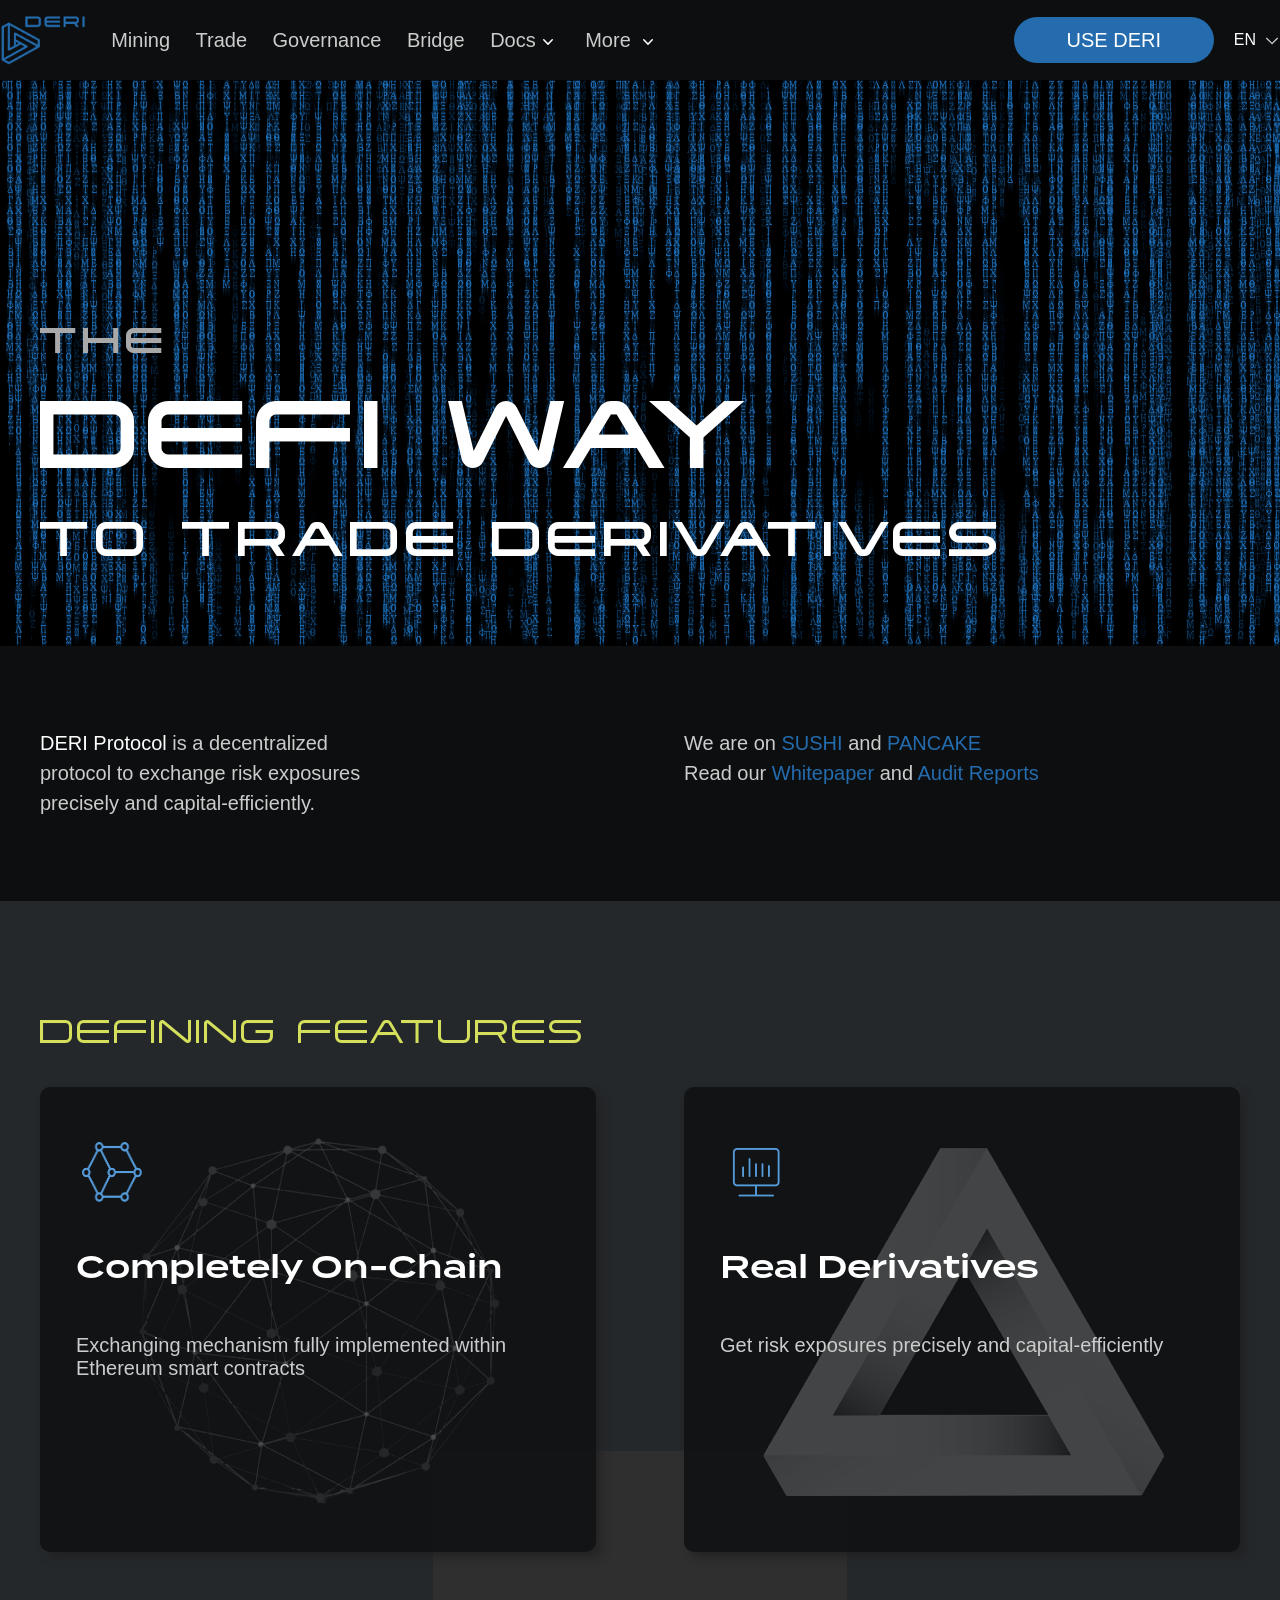
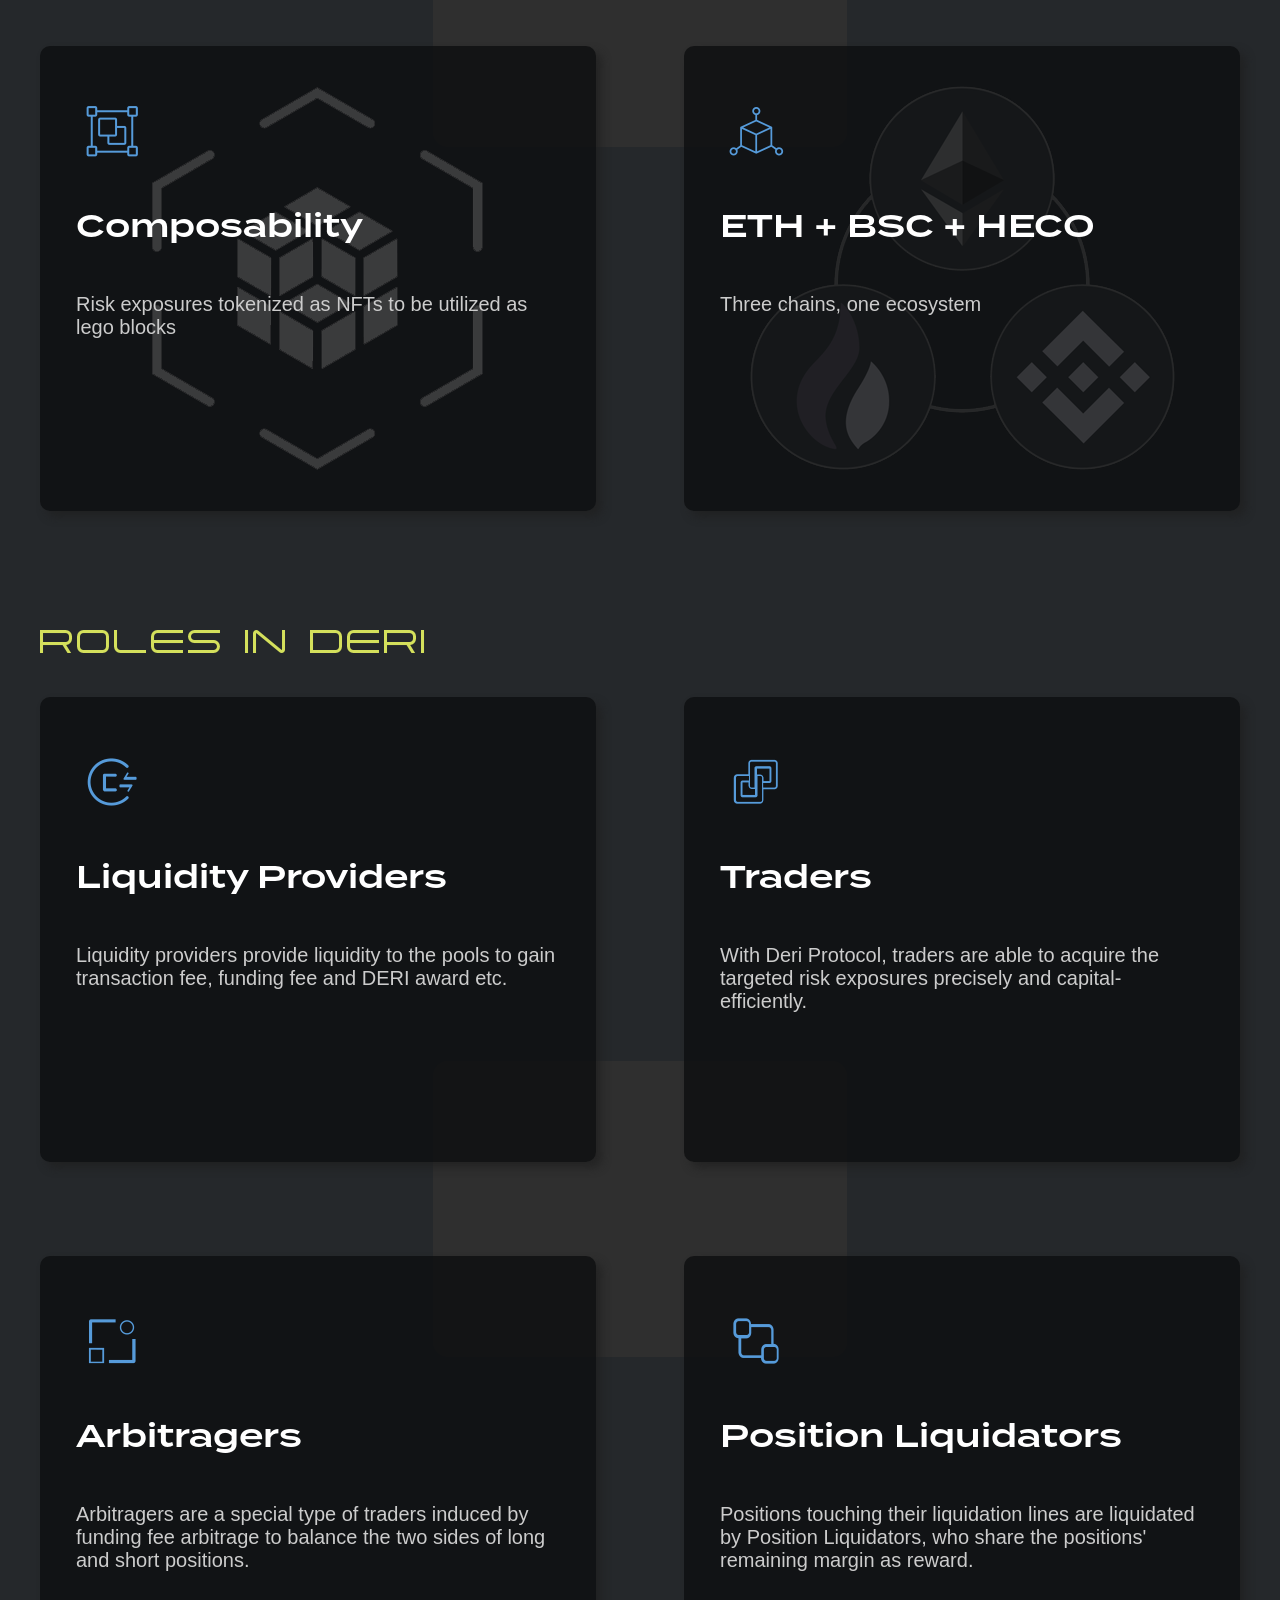
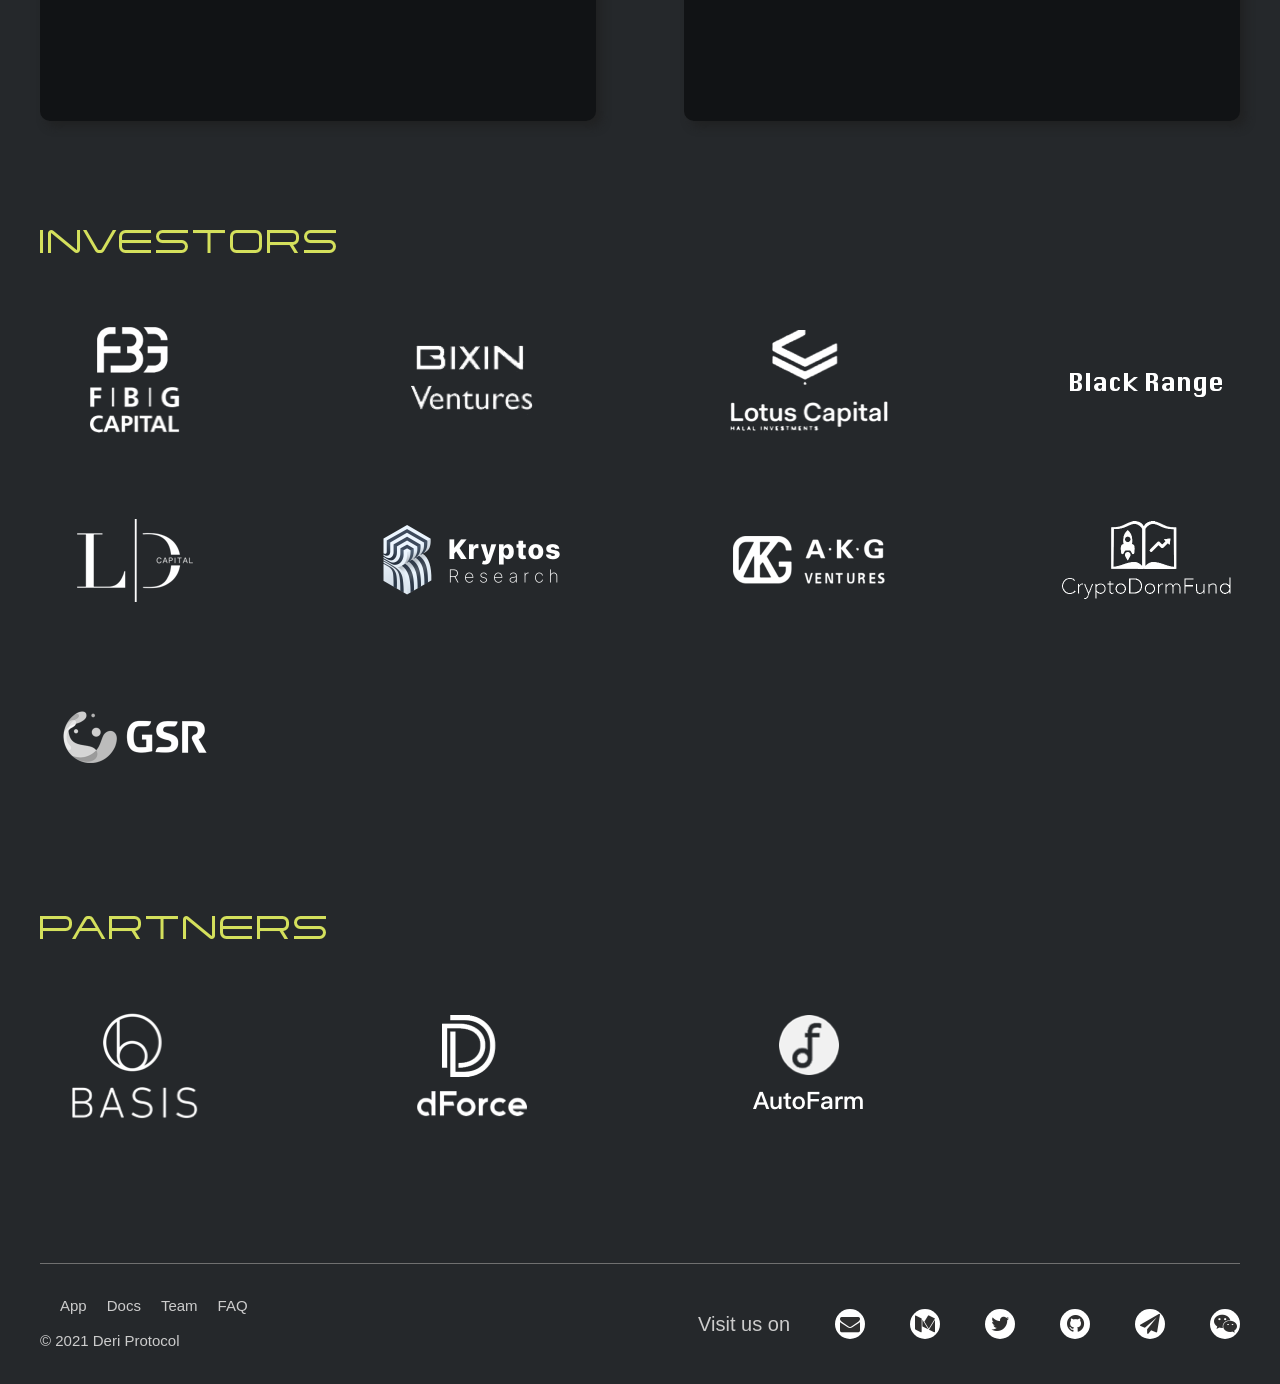
<file: index.html>
<!doctype html><html lang="en"><head><meta charset="utf-8"/><meta name="viewport" content="width=device-width,initial-scale=1"><script type="text/javascript" src="/charting_library/charting_library.standalone.js"></script><script type="text/javascript" src="/datafeeds/udf/dist/polyfills.js"></script><script type="text/javascript" src="/datafeeds/udf/dist/bundle.js"></script><title>deri</title><link rel="icon" href="favicon.ico" type="image/x-icon"><link href="/static/css/10.a747e6f3.chunk.css" rel="stylesheet"><link href="/static/css/main.27c40fbb.chunk.css" rel="stylesheet"></head><body><div id="root"></div><script>!function(e){function t(t){for(var n,a,f=t[0],d=t[1],u=t[2],i=0,s=[];i<f.length;i++)a=f[i],Object.prototype.hasOwnProperty.call(c,a)&&c[a]&&s.push(c[a][0]),c[a]=0;for(n in d)Object.prototype.hasOwnProperty.call(d,n)&&(e[n]=d[n]);for(l&&l(t);s.length;)s.shift()();return o.push.apply(o,u||[]),r()}function r(){for(var e,t=0;t<o.length;t++){for(var r=o[t],n=!0,a=1;a<r.length;a++){var d=r[a];0!==c[d]&&(n=!1)}n&&(o.splice(t--,1),e=f(f.s=r[0]))}return e}var n={},a={9:0},c={9:0},o=[];function f(t){if(n[t])return n[t].exports;var r=n[t]={i:t,l:!1,exports:{}};return e[t].call(r.exports,r,r.exports,f),r.l=!0,r.exports}f.e=function(e){var t=[];a[e]?t.push(a[e]):0!==a[e]&&{2:1,3:1,4:1,6:1,7:1,11:1,12:1,13:1,14:1,15:1,16:1,17:1,18:1,19:1,20:1,21:1,22:1,23:1,24:1,25:1,26:1,27:1,28:1,29:1,30:1,31:1,32:1,33:1,34:1,35:1,36:1,37:1,38:1,39:1,40:1,41:1}[e]&&t.push(a[e]=new Promise((function(t,r){for(var n="static/css/"+({}[e]||e)+"."+{0:"31d6cfe0",1:"31d6cfe0",2:"f91f07f8",3:"7fe95f8e",4:"c16af392",5:"31d6cfe0",6:"4910d928",7:"10efa26b",11:"53f72e43",12:"b58f2024",13:"2e40f974",14:"23dc86f2",15:"c49d0231",16:"581b73c3",17:"e471516d",18:"e90fbecd",19:"4bf8fd5c",20:"66228d34",21:"6a11b9af",22:"25d0d7b4",23:"4e02c9bf",24:"f08d613a",25:"16533563",26:"dd6dedd5",27:"80318da0",28:"a96cc8d0",29:"d7bdef07",30:"e066b402",31:"ae7d4d19",32:"04ad15d8",33:"b833a2dc",34:"264f6354",35:"d4af7afd",36:"5007d8e1",37:"992653ff",38:"89ad8760",39:"1fb8b219",40:"d7ea5d39",41:"52509076"}[e]+".chunk.css",c=f.p+n,o=document.getElementsByTagName("link"),d=0;d<o.length;d++){var u=(l=o[d]).getAttribute("data-href")||l.getAttribute("href");if("stylesheet"===l.rel&&(u===n||u===c))return t()}var i=document.getElementsByTagName("style");for(d=0;d<i.length;d++){var l;if((u=(l=i[d]).getAttribute("data-href"))===n||u===c)return t()}var s=document.createElement("link");s.rel="stylesheet",s.type="text/css",s.onload=t,s.onerror=function(t){var n=t&&t.target&&t.target.src||c,o=new Error("Loading CSS chunk "+e+" failed.\n("+n+")");o.code="CSS_CHUNK_LOAD_FAILED",o.request=n,delete a[e],s.parentNode.removeChild(s),r(o)},s.href=c,document.getElementsByTagName("head")[0].appendChild(s)})).then((function(){a[e]=0})));var r=c[e];if(0!==r)if(r)t.push(r[2]);else{var n=new Promise((function(t,n){r=c[e]=[t,n]}));t.push(r[2]=n);var o,d=document.createElement("script");d.charset="utf-8",d.timeout=120,f.nc&&d.setAttribute("nonce",f.nc),d.src=function(e){return f.p+"static/js/"+({}[e]||e)+"."+{0:"9ba20a87",1:"af44b64c",2:"969053c8",3:"fae72f50",4:"ddbbc975",5:"bdfdea52",6:"016d38d7",7:"266b4b64",11:"16e43027",12:"8048e0dc",13:"2bc952d4",14:"73b025a7",15:"405fe01f",16:"369d03d2",17:"55e8ea24",18:"3c8716ba",19:"c003f829",20:"e673bb4e",21:"0691c41c",22:"3a6746df",23:"1f49dd88",24:"c1c3ec86",25:"a7939544",26:"7c860fcf",27:"3f15240c",28:"4f882636",29:"1fc9742b",30:"407034b4",31:"43ecf25e",32:"18e57184",33:"07aa717b",34:"2e14f532",35:"4127b424",36:"4559a373",37:"4ab6c6dc",38:"5b3e648e",39:"c43f068c",40:"c0c82a1c",41:"1f68108c"}[e]+".chunk.js"}(e);var u=new Error;o=function(t){d.onerror=d.onload=null,clearTimeout(i);var r=c[e];if(0!==r){if(r){var n=t&&("load"===t.type?"missing":t.type),a=t&&t.target&&t.target.src;u.message="Loading chunk "+e+" failed.\n("+n+": "+a+")",u.name="ChunkLoadError",u.type=n,u.request=a,r[1](u)}c[e]=void 0}};var i=setTimeout((function(){o({type:"timeout",target:d})}),12e4);d.onerror=d.onload=o,document.head.appendChild(d)}return Promise.all(t)},f.m=e,f.c=n,f.d=function(e,t,r){f.o(e,t)||Object.defineProperty(e,t,{enumerable:!0,get:r})},f.r=function(e){"undefined"!=typeof Symbol&&Symbol.toStringTag&&Object.defineProperty(e,Symbol.toStringTag,{value:"Module"}),Object.defineProperty(e,"__esModule",{value:!0})},f.t=function(e,t){if(1&t&&(e=f(e)),8&t)return e;if(4&t&&"object"==typeof e&&e&&e.__esModule)return e;var r=Object.create(null);if(f.r(r),Object.defineProperty(r,"default",{enumerable:!0,value:e}),2&t&&"string"!=typeof e)for(var n in e)f.d(r,n,function(t){return e[t]}.bind(null,n));return r},f.n=function(e){var t=e&&e.__esModule?function(){return e.default}:function(){return e};return f.d(t,"a",t),t},f.o=function(e,t){return Object.prototype.hasOwnProperty.call(e,t)},f.p="/",f.oe=function(e){throw console.error(e),e};var d=this["webpackJsonpapp.deri.finance"]=this["webpackJsonpapp.deri.finance"]||[],u=d.push.bind(d);d.push=t,d=d.slice();for(var i=0;i<d.length;i++)t(d[i]);var l=u;r()}([])</script><script src="/static/js/10.82417764.chunk.js"></script><script src="/static/js/main.c1af37db.chunk.js"></script></body><script async src="https://www.googletagmanager.com/gtag/js?id=G-C58E9WTJ1F"></script><script>function gtag(){dataLayer.push(arguments)}window.dataLayer=window.dataLayer||[],gtag("js",new Date),gtag("config","G-C58E9WTJ1F")</script></html>
</file>
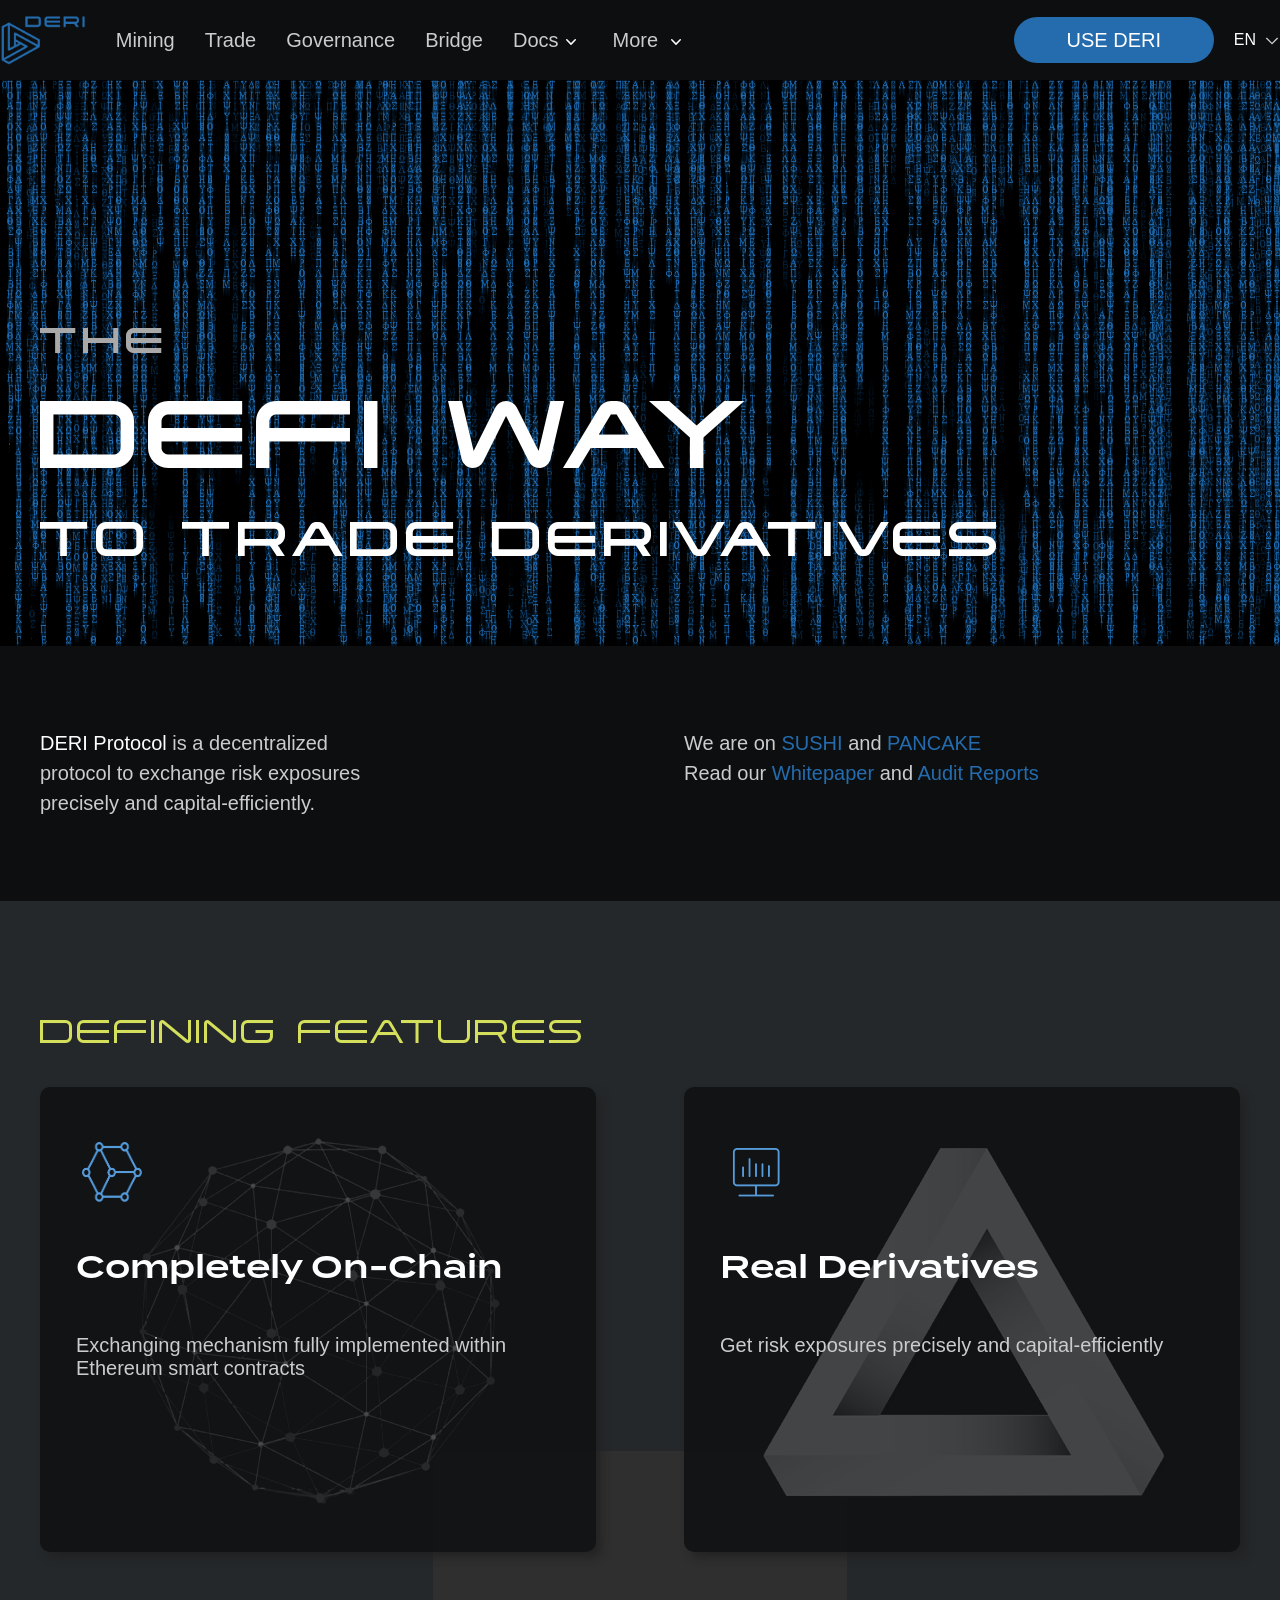
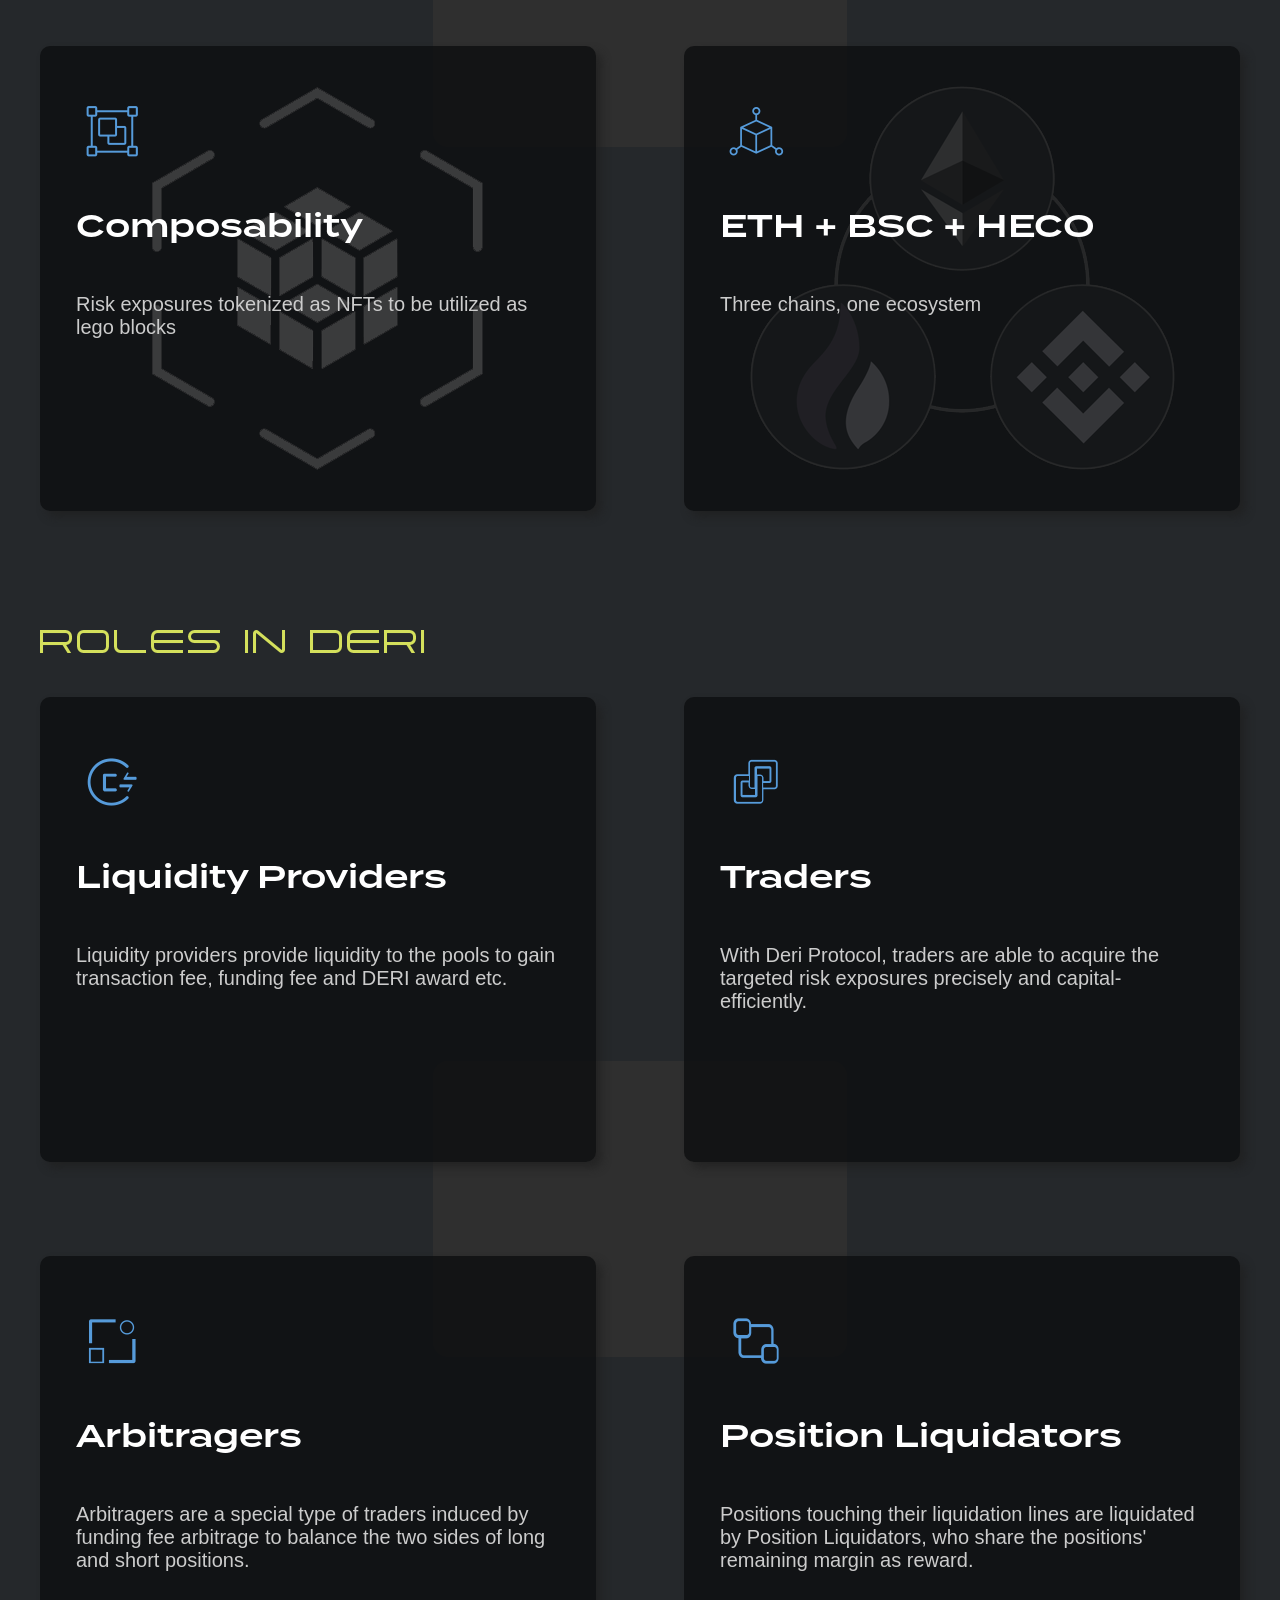
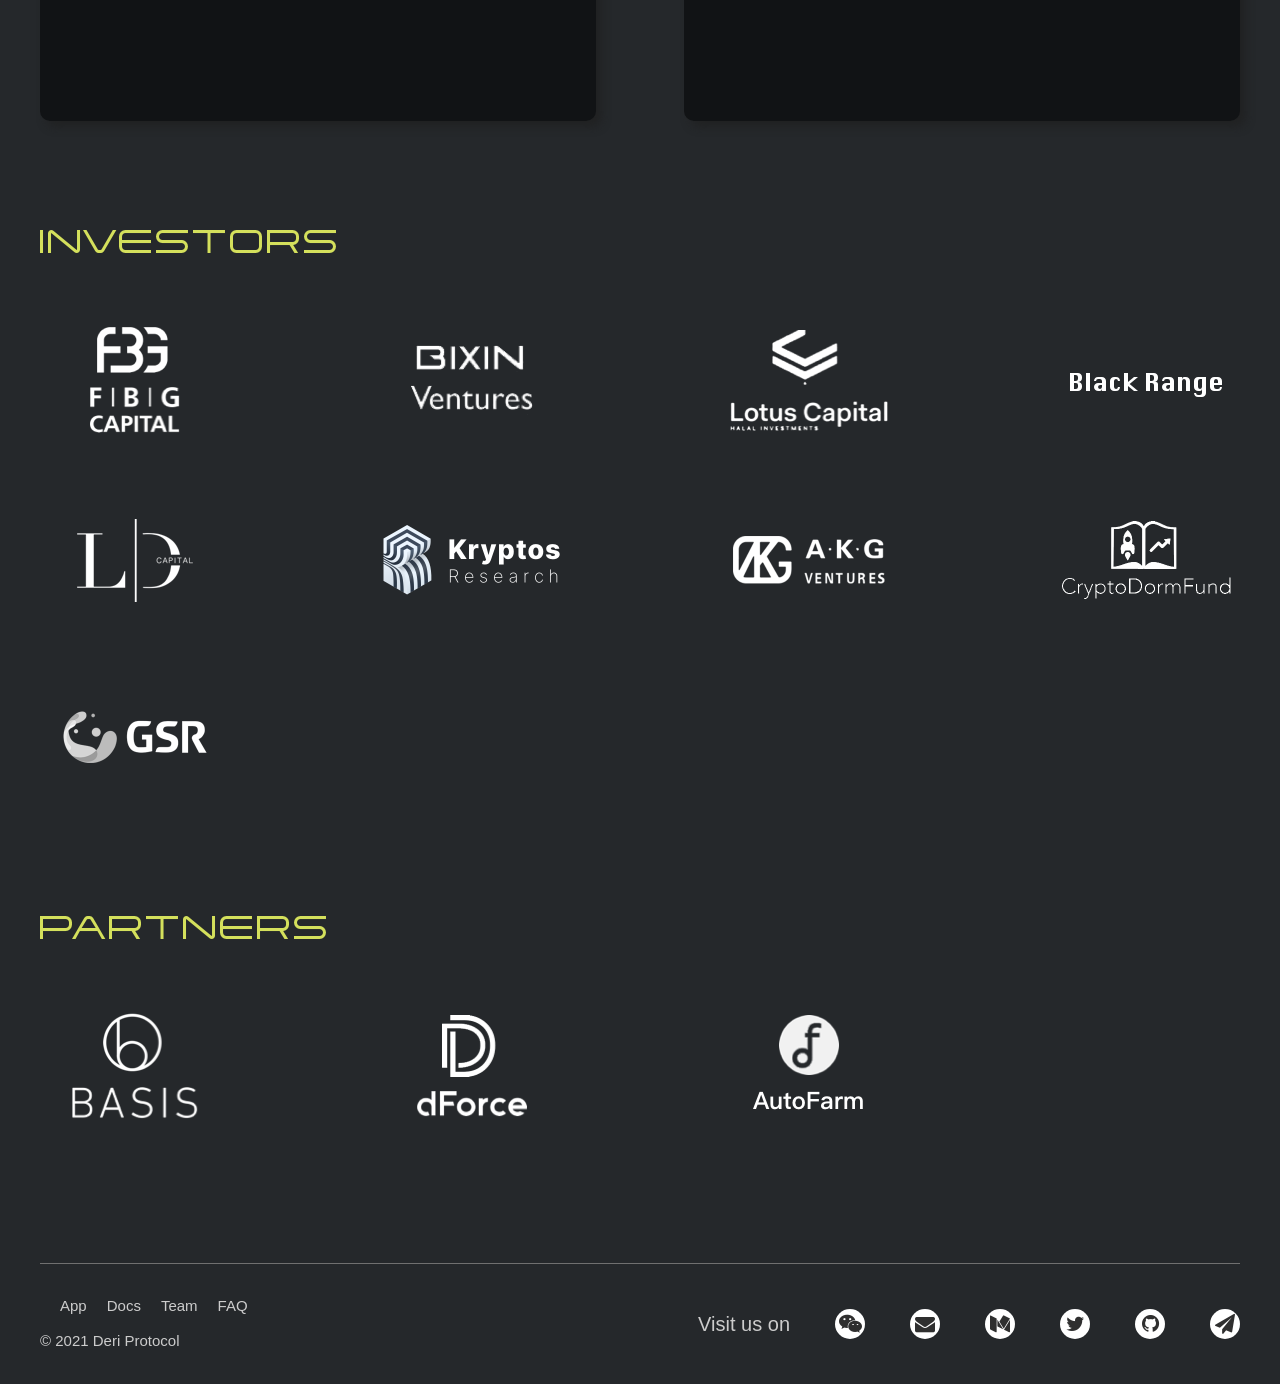
<file: index.bak.html>
<!doctype html><html lang="en"><head><meta charset="utf-8"/><meta name="viewport" content="width=device-width,initial-scale=1"><script type="text/javascript" src="/charting_library/charting_library.standalone.js"></script><script type="text/javascript" src="/datafeeds/udf/dist/polyfills.js"></script><script type="text/javascript" src="/datafeeds/udf/dist/bundle.js"></script><title>deri</title><link rel="icon" href="favicon.ico" type="image/x-icon"><link href="/static/css/11.a747e6f3.chunk.css" rel="stylesheet"><link href="/static/css/main.a68e200c.chunk.css" rel="stylesheet"></head><body><div id="root"></div><script>!function(e){function t(t){for(var n,a,f=t[0],d=t[1],u=t[2],i=0,s=[];i<f.length;i++)a=f[i],Object.prototype.hasOwnProperty.call(c,a)&&c[a]&&s.push(c[a][0]),c[a]=0;for(n in d)Object.prototype.hasOwnProperty.call(d,n)&&(e[n]=d[n]);for(l&&l(t);s.length;)s.shift()();return o.push.apply(o,u||[]),r()}function r(){for(var e,t=0;t<o.length;t++){for(var r=o[t],n=!0,a=1;a<r.length;a++){var d=r[a];0!==c[d]&&(n=!1)}n&&(o.splice(t--,1),e=f(f.s=r[0]))}return e}var n={},a={10:0},c={10:0},o=[];function f(t){if(n[t])return n[t].exports;var r=n[t]={i:t,l:!1,exports:{}};return e[t].call(r.exports,r,r.exports,f),r.l=!0,r.exports}f.e=function(e){var t=[];a[e]?t.push(a[e]):0!==a[e]&&{2:1,3:1,4:1,7:1,8:1,12:1,13:1,14:1,15:1,16:1,17:1,18:1,19:1,20:1,21:1,22:1,23:1,24:1,25:1,26:1,27:1,28:1,29:1,30:1,31:1,32:1,33:1,34:1,35:1,36:1,37:1,38:1}[e]&&t.push(a[e]=new Promise((function(t,r){for(var n="static/css/"+({}[e]||e)+"."+{0:"31d6cfe0",1:"31d6cfe0",2:"f24bfc34",3:"7fe95f8e",4:"bbcdf0cf",5:"31d6cfe0",6:"31d6cfe0",7:"4910d928",8:"10efa26b",12:"3511298c",13:"36111bbe",14:"9a5f0c57",15:"de42cb5a",16:"6d641675",17:"e90fbecd",18:"4bf8fd5c",19:"66228d34",20:"01baeeb8",21:"6aaf35fd",22:"71540496",23:"209fd515",24:"16533563",25:"dd6dedd5",26:"80318da0",27:"e066b402",28:"3f7ace85",29:"264f6354",30:"d4af7afd",31:"5007d8e1",32:"992653ff",33:"89ad8760",34:"23dc86f2",35:"1fb8b219",36:"d7ea5d39",37:"c49d0231",38:"52509076"}[e]+".chunk.css",c=f.p+n,o=document.getElementsByTagName("link"),d=0;d<o.length;d++){var u=(l=o[d]).getAttribute("data-href")||l.getAttribute("href");if("stylesheet"===l.rel&&(u===n||u===c))return t()}var i=document.getElementsByTagName("style");for(d=0;d<i.length;d++){var l;if((u=(l=i[d]).getAttribute("data-href"))===n||u===c)return t()}var s=document.createElement("link");s.rel="stylesheet",s.type="text/css",s.onload=t,s.onerror=function(t){var n=t&&t.target&&t.target.src||c,o=new Error("Loading CSS chunk "+e+" failed.\n("+n+")");o.code="CSS_CHUNK_LOAD_FAILED",o.request=n,delete a[e],s.parentNode.removeChild(s),r(o)},s.href=c,document.getElementsByTagName("head")[0].appendChild(s)})).then((function(){a[e]=0})));var r=c[e];if(0!==r)if(r)t.push(r[2]);else{var n=new Promise((function(t,n){r=c[e]=[t,n]}));t.push(r[2]=n);var o,d=document.createElement("script");d.charset="utf-8",d.timeout=120,f.nc&&d.setAttribute("nonce",f.nc),d.src=function(e){return f.p+"static/js/"+({}[e]||e)+"."+{0:"a4d903cd",1:"d1144bfd",2:"b29726db",3:"6f86252b",4:"a5546051",5:"522915fb",6:"0073fa9e",7:"a6291f08",8:"23a77ca2",12:"7a31c593",13:"aad52dbc",14:"147c312d",15:"b66fa4d8",16:"3e03e052",17:"564fec5a",18:"022e6a85",19:"c21723ea",20:"e2ddd76d",21:"9fbdef72",22:"952e587c",23:"ff584a22",24:"c1910295",25:"c7c3732e",26:"cd59c4da",27:"9e5fcf2b",28:"a2765577",29:"849c7d24",30:"ca5c284e",31:"33273c34",32:"e95ba26f",33:"da4dc109",34:"a74bf39a",35:"785d9461",36:"b90a17bc",37:"dfca1ace",38:"1b08d13d"}[e]+".chunk.js"}(e);var u=new Error;o=function(t){d.onerror=d.onload=null,clearTimeout(i);var r=c[e];if(0!==r){if(r){var n=t&&("load"===t.type?"missing":t.type),a=t&&t.target&&t.target.src;u.message="Loading chunk "+e+" failed.\n("+n+": "+a+")",u.name="ChunkLoadError",u.type=n,u.request=a,r[1](u)}c[e]=void 0}};var i=setTimeout((function(){o({type:"timeout",target:d})}),12e4);d.onerror=d.onload=o,document.head.appendChild(d)}return Promise.all(t)},f.m=e,f.c=n,f.d=function(e,t,r){f.o(e,t)||Object.defineProperty(e,t,{enumerable:!0,get:r})},f.r=function(e){"undefined"!=typeof Symbol&&Symbol.toStringTag&&Object.defineProperty(e,Symbol.toStringTag,{value:"Module"}),Object.defineProperty(e,"__esModule",{value:!0})},f.t=function(e,t){if(1&t&&(e=f(e)),8&t)return e;if(4&t&&"object"==typeof e&&e&&e.__esModule)return e;var r=Object.create(null);if(f.r(r),Object.defineProperty(r,"default",{enumerable:!0,value:e}),2&t&&"string"!=typeof e)for(var n in e)f.d(r,n,function(t){return e[t]}.bind(null,n));return r},f.n=function(e){var t=e&&e.__esModule?function(){return e.default}:function(){return e};return f.d(t,"a",t),t},f.o=function(e,t){return Object.prototype.hasOwnProperty.call(e,t)},f.p="/",f.oe=function(e){throw console.error(e),e};var d=this["webpackJsonpapp.deri.finance"]=this["webpackJsonpapp.deri.finance"]||[],u=d.push.bind(d);d.push=t,d=d.slice();for(var i=0;i<d.length;i++)t(d[i]);var l=u;r()}([])</script><script src="/static/js/11.bb908c8e.chunk.js"></script><script src="/static/js/main.461fa5ec.chunk.js"></script></body><script async src="https://www.googletagmanager.com/gtag/js?id=G-C58E9WTJ1F"></script><script>function gtag(){dataLayer.push(arguments)}window.dataLayer=window.dataLayer||[],gtag("js",new Date),gtag("config","G-C58E9WTJ1F")</script></html>
</file>
<file: static/css/10.a747e6f3.chunk.css>
#nprogress{pointer-events:none}#nprogress .bar{background:#29d;position:fixed;z-index:1031;top:0;left:0;width:100%;height:2px}#nprogress .peg{display:block;position:absolute;right:0;width:100px;height:100%;box-shadow:0 0 10px #29d,0 0 5px #29d;opacity:1;transform:rotate(3deg) translateY(-4px)}#nprogress .spinner{display:block;position:fixed;z-index:1031;top:15px;right:15px}#nprogress .spinner-icon{width:18px;height:18px;box-sizing:border-box;border-color:#29d transparent transparent #29d;border-style:solid;border-width:2px;border-radius:50%;animation:nprogress-spinner .4s linear infinite}.nprogress-custom-parent{overflow:hidden;position:relative}.nprogress-custom-parent #nprogress .bar,.nprogress-custom-parent #nprogress .spinner{position:absolute}@keyframes nprogress-spinner{0%{transform:rotate(0deg)}to{transform:rotate(1turn)}}
/*# sourceMappingURL=10.a747e6f3.chunk.css.map */
</file>
<file: static/css/11.a747e6f3.chunk.css>
#nprogress{pointer-events:none}#nprogress .bar{background:#29d;position:fixed;z-index:1031;top:0;left:0;width:100%;height:2px}#nprogress .peg{display:block;position:absolute;right:0;width:100px;height:100%;box-shadow:0 0 10px #29d,0 0 5px #29d;opacity:1;transform:rotate(3deg) translateY(-4px)}#nprogress .spinner{display:block;position:fixed;z-index:1031;top:15px;right:15px}#nprogress .spinner-icon{width:18px;height:18px;box-sizing:border-box;border-color:#29d transparent transparent #29d;border-style:solid;border-width:2px;border-radius:50%;animation:nprogress-spinner .4s linear infinite}.nprogress-custom-parent{overflow:hidden;position:relative}.nprogress-custom-parent #nprogress .bar,.nprogress-custom-parent #nprogress .spinner{position:absolute}@keyframes nprogress-spinner{0%{transform:rotate(0deg)}to{transform:rotate(1turn)}}
/*# sourceMappingURL=11.a747e6f3.chunk.css.map */
</file>
<file: static/css/main.27c40fbb.chunk.css>
@font-face{font-family:"FontAwesome";src:url(/static/media/fontawesome-webfont.8b43027f.eot);src:url(/static/media/fontawesome-webfont.8b43027f.eot) format("embedded-opentype"),url(/static/media/fontawesome-webfont.20fd1704.woff2) format("woff2"),url(/static/media/fontawesome-webfont.f691f37e.woff) format("woff"),url(/static/media/fontawesome-webfont.1e59d233.ttf) format("truetype"),url(/static/media/fontawesome-webfont.c1e38fd9.svg) format("svg");font-weight:400;font-style:normal}@font-face{font-family:"LED Calculator";src:url(/static/media/LEDCalculator.cccf48e3.ttf)}@font-face{font-family:"ArialMT";src:url(/static/media/ArialMT.9eaa13ec.ttf);font-weight:400;font-style:normal}@font-face{font-family:"Tachyon";src:url(/static/media/tachyon-400.46c684ce.woff2) format("woff2"),url(/static/media/tachyon-400.ba20907c.woff) format("woff"),url(/static/media/tachyon-400.b55314fd.ttf) format("opentype");font-display:auto;font-style:normal;font-weight:400}@font-face{font-family:"Tachyon";src:url(/static/media/tachyon-200.a51921bd.woff2) format("woff2"),url(/static/media/tachyon-200.d73ee7db.woff) format("woff"),url(/static/media/tachyon-200.85fb7770.ttf) format("opentype");font-display:auto;font-style:normal;font-weight:200}@font-face{font-family:"Tachyon";src:url(/static/media/tachyon-300.6c5661e7.woff2) format("woff2"),url(/static/media/tachyon-300.bee68788.woff) format("woff"),url(/static/media/tachyon-300.fd67946f.ttf) format("opentype");font-display:auto;font-style:normal;font-weight:300}@font-face{font-family:"Korolev";src:url(/static/media/korolev-700.427e59e8.woff2) format("woff2"),url(/static/media/korolev-700.48f2e79f.woff) format("woff"),url(/static/media/korolev-700.4fd31d12.ttf) format("opentype");font-display:auto;font-style:normal;font-weight:700}@font-face{font-family:"Korolev";src:url(/static/media/korolev-500.118b18af.woff2) format("woff2"),url(/static/media/korolev-500.ff897d05.woff) format("woff"),url(/static/media/korolev-500.58428795.ttf) format("opentype");font-display:auto;font-style:normal;font-weight:500}@font-face{font-family:"Korolev";src:url(/static/media/korolev-300.4e1b9870.woff2) format("woff2"),url(/static/media/korolev-300.cfe4f86c.woff) format("woff"),url(/static/media/korolev-300.f832116e.ttf) format("opentype");font-display:auto;font-style:normal;font-weight:300}@font-face{font-family:"Termina";src:url(/static/media/termina-300.9ec4bbcf.woff2) format("woff2"),url(/static/media/termina-300.15f8ec15.woff) format("woff"),url(/static/media/termina-300.c1fd1599.ttf) format("opentype");font-display:auto;font-style:normal;font-weight:300}@font-face{font-family:"Termina";src:url(/static/media/termina-600.831c0968.woff2) format("woff2"),url(/static/media/termina-600.1fa8bf7e.woff) format("woff"),url(/static/media/termina-600.36bb119c.ttf) format("opentype");font-display:auto;font-style:normal;font-weight:600}@font-face{font-family:"Termina";src:url(/static/media/termina-700.3e164670.woff2) format("woff2"),url(/static/media/termina-700.80566b38.woff) format("woff"),url(/static/media/termina-700.f60ff736.ttf) format("opentype");font-display:auto;font-style:normal;font-weight:700}.tk-tachyon{font-family:"tachyon",sans-serif}.tk-korolev{font-family:"korolev",sans-serif}.tk-termina{font-family:"termina",sans-serif}@keyframes spinner-border{to{transform:rotate(1turn)}}.spinner-border{display:inline-block;width:2rem;height:2rem;vertical-align:text-bottom;border:.25em solid;border-right:.25em solid transparent;border-radius:50%;animation:spinner-border .75s linear infinite}.spinner-border-sm{width:1rem;height:1rem;border-width:.2em}html{-webkit-font-smoothing:antialiased;-moz-osx-font-smoothing:grayscale}body{font-family:ArialMT,sans-serif;background-color:#1b1c22;color:#fff;margin:0}a{text-decoration:none}button{border-style:none}button,input{outline:none}.wrong-network{color:#e35061!important}button:hover{cursor:pointer}.circle{background-color:#fff;width:30px;height:30px;line-height:30px;text-align:center;border-radius:50%}.circle,.circle .fa{display:inline-block}.circle .fa{font:normal normal normal 14px/1 FontAwesome;font-size:inherit;text-rendering:auto;-webkit-font-smoothing:antialiased;-moz-osx-font-smoothing:grayscale;position:relative;color:#2f2f2f}.circle .fa-envelope:before{content:"\f0e0"}.circle .fa-medium:before{content:"\f23a"}.circle .fa-twitter:before{content:"\f099"}.circle .fa-github:before{content:"\f09b"}.circle .fa-paper-plane:before{content:"\f1d8"}.circle .fa-wechat:before,.circle .fa-weixin:before{content:"\f1d7"}.red-color-font{color:#e35061}input::-webkit-inner-spin-button,input::-webkit-outer-spin-button{-webkit-appearance:none;margin:0}input[type=number]{-moz-appearance:textfield}
/*# sourceMappingURL=main.27c40fbb.chunk.css.map */
</file>
<file: static/css/main.a68e200c.chunk.css>
@font-face{font-family:"FontAwesome";src:url(/static/media/fontawesome-webfont.8b43027f.eot);src:url(/static/media/fontawesome-webfont.8b43027f.eot) format("embedded-opentype"),url(/static/media/fontawesome-webfont.20fd1704.woff2) format("woff2"),url(/static/media/fontawesome-webfont.f691f37e.woff) format("woff"),url(/static/media/fontawesome-webfont.1e59d233.ttf) format("truetype"),url(/static/media/fontawesome-webfont.c1e38fd9.svg) format("svg");font-weight:400;font-style:normal}@font-face{font-family:"LED Calculator";src:url(/static/media/LEDCalculator.cccf48e3.ttf)}@font-face{font-family:"ArialMT";src:url(/static/media/ArialMT.9eaa13ec.ttf);font-weight:400;font-style:normal}@font-face{font-family:"Tachyon";src:url(/static/media/tachyon-400.46c684ce.woff2) format("woff2"),url(/static/media/tachyon-400.ba20907c.woff) format("woff"),url(/static/media/tachyon-400.b55314fd.ttf) format("opentype");font-display:auto;font-style:normal;font-weight:400}@font-face{font-family:"Tachyon";src:url(/static/media/tachyon-200.a51921bd.woff2) format("woff2"),url(/static/media/tachyon-200.d73ee7db.woff) format("woff"),url(/static/media/tachyon-200.85fb7770.ttf) format("opentype");font-display:auto;font-style:normal;font-weight:200}@font-face{font-family:"Tachyon";src:url(/static/media/tachyon-300.6c5661e7.woff2) format("woff2"),url(/static/media/tachyon-300.bee68788.woff) format("woff"),url(/static/media/tachyon-300.fd67946f.ttf) format("opentype");font-display:auto;font-style:normal;font-weight:300}@font-face{font-family:"Korolev";src:url(/static/media/korolev-700.427e59e8.woff2) format("woff2"),url(/static/media/korolev-700.48f2e79f.woff) format("woff"),url(/static/media/korolev-700.4fd31d12.ttf) format("opentype");font-display:auto;font-style:normal;font-weight:700}@font-face{font-family:"Korolev";src:url(/static/media/korolev-500.118b18af.woff2) format("woff2"),url(/static/media/korolev-500.ff897d05.woff) format("woff"),url(/static/media/korolev-500.58428795.ttf) format("opentype");font-display:auto;font-style:normal;font-weight:500}@font-face{font-family:"Korolev";src:url(/static/media/korolev-300.4e1b9870.woff2) format("woff2"),url(/static/media/korolev-300.cfe4f86c.woff) format("woff"),url(/static/media/korolev-300.f832116e.ttf) format("opentype");font-display:auto;font-style:normal;font-weight:300}@font-face{font-family:"Termina";src:url(/static/media/termina-300.9ec4bbcf.woff2) format("woff2"),url(/static/media/termina-300.15f8ec15.woff) format("woff"),url(/static/media/termina-300.c1fd1599.ttf) format("opentype");font-display:auto;font-style:normal;font-weight:300}@font-face{font-family:"Termina";src:url(/static/media/termina-600.831c0968.woff2) format("woff2"),url(/static/media/termina-600.1fa8bf7e.woff) format("woff"),url(/static/media/termina-600.36bb119c.ttf) format("opentype");font-display:auto;font-style:normal;font-weight:600}@font-face{font-family:"Termina";src:url(/static/media/termina-700.3e164670.woff2) format("woff2"),url(/static/media/termina-700.80566b38.woff) format("woff"),url(/static/media/termina-700.f60ff736.ttf) format("opentype");font-display:auto;font-style:normal;font-weight:700}.tk-tachyon{font-family:"tachyon",sans-serif}.tk-korolev{font-family:"korolev",sans-serif}.tk-termina{font-family:"termina",sans-serif}@keyframes spinner-border{to{transform:rotate(1turn)}}.spinner-border{display:inline-block;width:2rem;height:2rem;vertical-align:text-bottom;border:.25em solid;border-right:.25em solid transparent;border-radius:50%;animation:spinner-border .75s linear infinite}.spinner-border-sm{width:1rem;height:1rem;border-width:.2em}.spinner-border-10px{width:10px;height:10px;border-width:2}html{-webkit-font-smoothing:antialiased;-moz-osx-font-smoothing:grayscale}body{font-family:ArialMT,sans-serif;background-color:#1b1c22;color:#fff;margin:0}a{text-decoration:none}button{border-style:none}button,input{outline:none}.wrong-network{color:#e35061!important}button:hover{cursor:pointer}.circle{background-color:#fff;width:30px;height:30px;line-height:30px;text-align:center;border-radius:50%}.circle,.circle .fa{display:inline-block}.circle .fa{font:normal normal normal 14px/1 FontAwesome;font-size:inherit;text-rendering:auto;-webkit-font-smoothing:antialiased;-moz-osx-font-smoothing:grayscale;position:relative;color:#2f2f2f}.circle .fa-envelope:before{content:"\f0e0"}.circle .fa-medium:before{content:"\f23a"}.circle .fa-twitter:before{content:"\f099"}.circle .fa-github:before{content:"\f09b"}.circle .fa-paper-plane:before{content:"\f1d8"}.circle .fa-wechat:before,.circle .fa-weixin:before{content:"\f1d7"}.red-color-font{color:#e35061}input::-webkit-inner-spin-button,input::-webkit-outer-spin-button{-webkit-appearance:none;margin:0}input[type=number]{-moz-appearance:textfield}
/*# sourceMappingURL=main.a68e200c.chunk.css.map */
</file>
